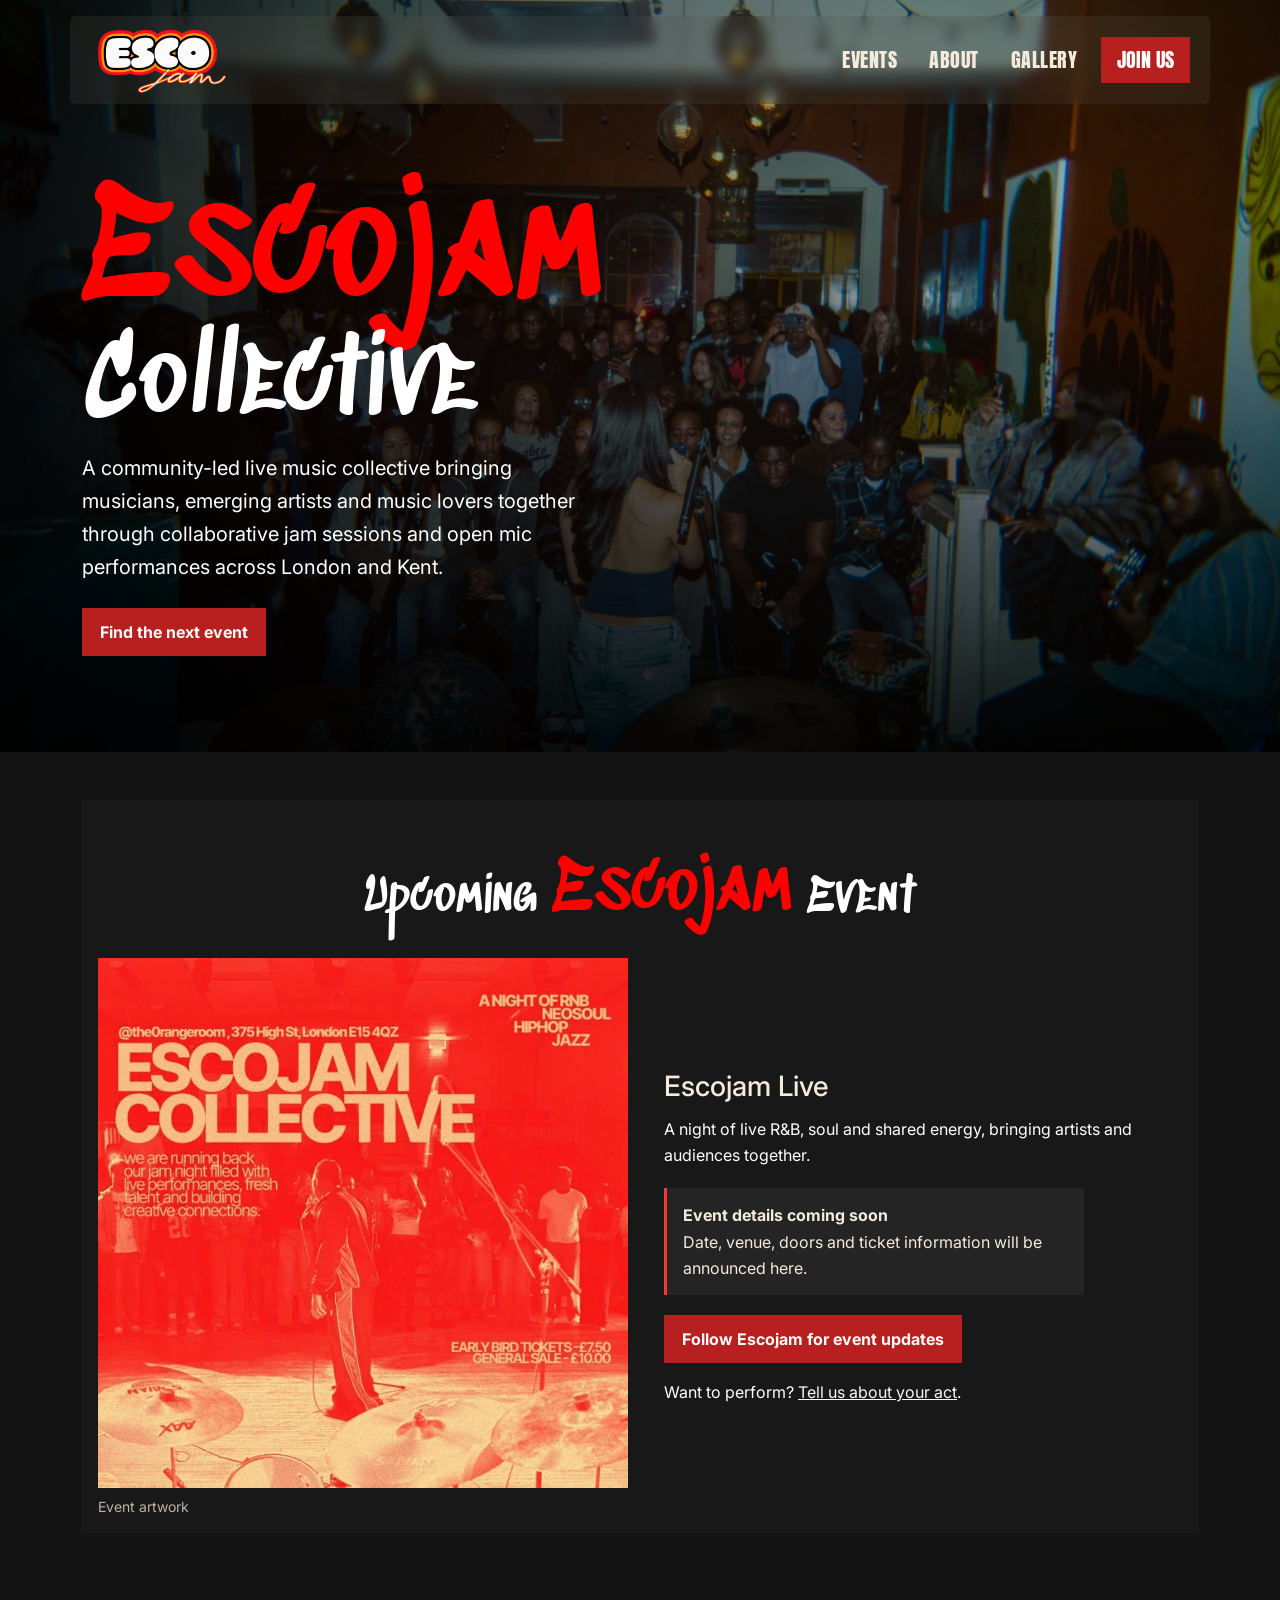
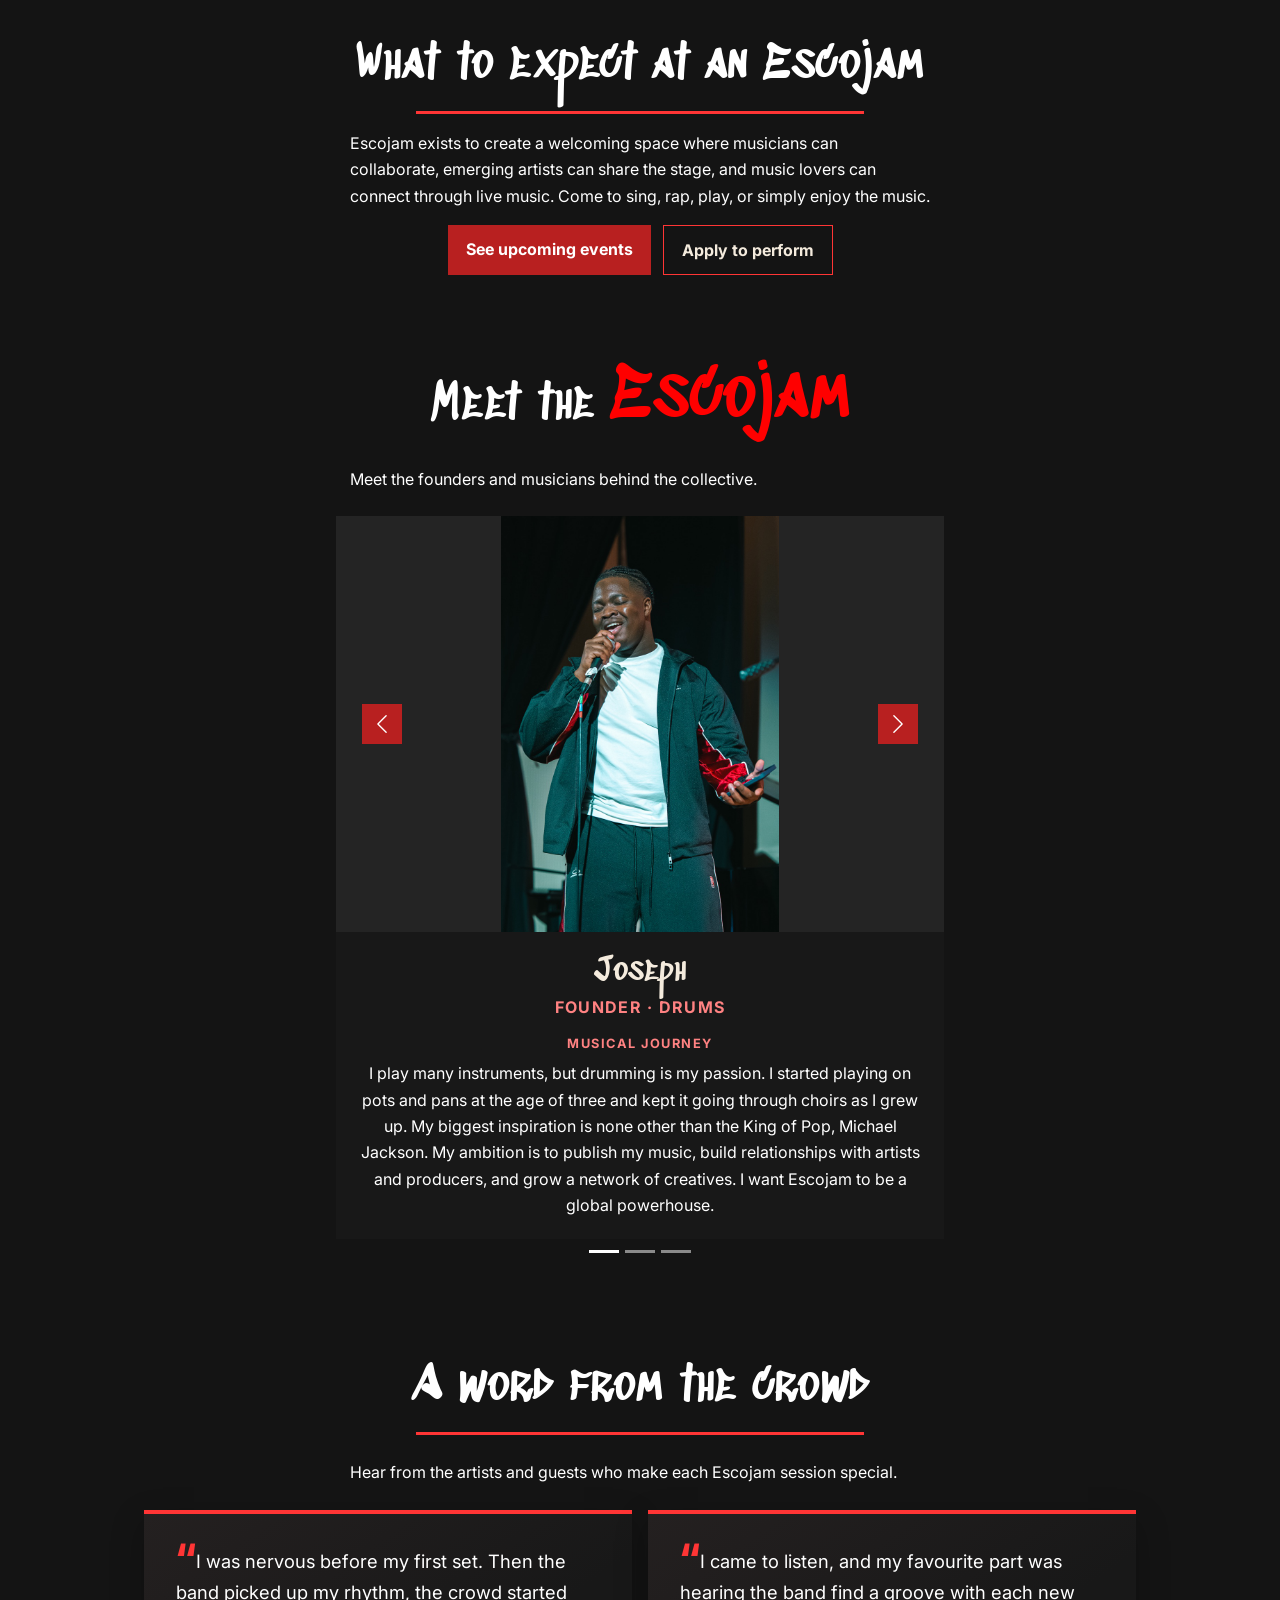
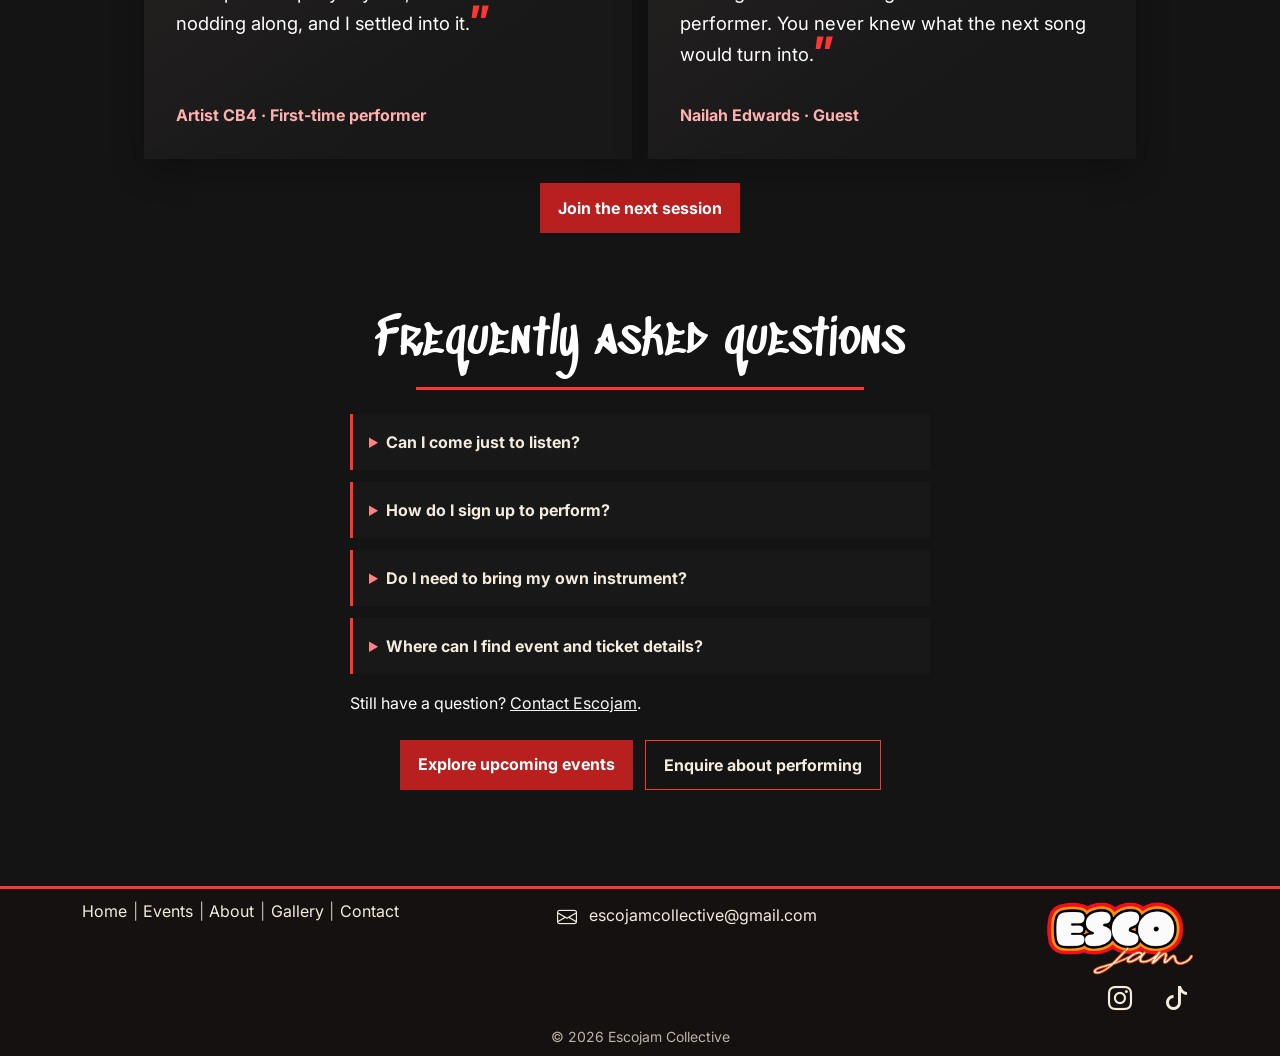
<file: index.html>
<!DOCTYPE html>
<html lang="en">
<head>
    <meta charset="UTF-8">
    <meta name="viewport" content="width=device-width, initial-scale=1.0">

    <title>Escojam Collective | Live Music in London and Kent</title>
    <link rel="icon" type="image/svg+xml" href="assets/images/favicon.svg">

    <!-- Bootstrap provides layout classes and component styling. -->
    <link
        href="https://cdn.jsdelivr.net/npm/bootstrap@5.3.9/dist/css/bootstrap.min.css"
        rel="stylesheet"
    >

    <!-- Bootstrap Icons supplies the email and social media symbols. -->
    <link
        href="https://cdn.jsdelivr.net/npm/bootstrap-icons@1.11.3/font/bootstrap-icons.min.css"
        rel="stylesheet"
    >

    <!-- This stylesheet adds Escojam-specific colours and page layouts. -->
    <link rel="stylesheet" href="assets/css/styles.css">
</head>

<body>

    <header>
        <!-- Bootstrap collapses these links into a menu on smaller screens. -->
        <nav class="navbar navbar-expand-md" data-bs-theme="dark" aria-label="Main navigation">
            <div class="container nav-panel">

                <a class="navbar-brand" href="index.html">
                    <img
                        src="assets/images/escojamlogo.png"
                        alt="Escojam Collective home"
                        class="navbar-logo"
                    >
                </a>

                <button class="navbar-toggler" type="button" data-bs-toggle="collapse"
                        data-bs-target="#main-navigation" aria-controls="main-navigation"
                        aria-expanded="false" aria-label="Toggle navigation">
                    <span class="navbar-toggler-icon" aria-hidden="true"></span>
                </button>

                <div class="collapse navbar-collapse" id="main-navigation">
                    <ul class="navbar-nav ms-auto gap-md-3">
                        <li class="nav-item">
                            <a class="nav-link" href="#events">Events</a>
                        </li>

                        <li class="nav-item">
                            <a class="nav-link" href="#about">About</a>
                        </li>

                        <li class="nav-item">
                            <a class="nav-link" href="gallery.html">Gallery</a>
                        </li>

                        <li class="nav-item">
                            <a class="action-link nav-join" href="contact.html">Join us</a>
                        </li>
                    </ul>
                </div>

            </div>
        </nav>
    </header>

    <main>
        <!-- The hero introduces Escojam and links visitors straight to event details. -->
        <section id="herohome" aria-labelledby="home-title">
            <div class="container hero-content">
                <h1 id="home-title"><span class="red-text">Escojam</span> Collective</h1>
                <p>A community-led live music collective bringing musicians, emerging artists and music lovers together through collaborative jam sessions and open mic performances across London and Kent.</p>
                <a class="action-link" href="#events">Find the next event</a>
            </div>
        </section>

        <!-- Keep the next event near the top so visitors can find updates quickly. -->
        <section id="events" class="py-5" aria-labelledby="events-title">
            <div class="container">
                <div class="jam-panel">

                    <h2 id="events-title" class="section-heading text-center mb-4">
                        Upcoming <span class="red-text">Escojam</span> Event
                    </h2>
                    <div class="row align-items-center g-4">

                        <!-- Event poster -->
                        <figure class="col-md-6 mb-0">
                            <img
                                src="assets/images/nextjamposter.webp"
                                alt="Red Escojam Collective gig poster"
                                class="img-fluid jam-poster"
                                loading="lazy"
                            >
                            <figcaption class="poster-caption">Event artwork</figcaption>
                        </figure>

                        <!-- Event details -->
                        <div class="col-md-6 jam-details">
                            <h3>Escojam Live</h3>

                            <p>A night of live R&B, soul and shared energy, bringing artists and audiences together.</p>
                            <p class="event-status"><strong>Event details coming soon</strong><br>Date, venue, doors and ticket information will be announced here.</p>
                            <a class="action-link" href="https://www.instagram.com/escojamcollective/">Follow Escojam for event updates</a>
                <p class="mt-3 mb-0">Want to perform? <a class="link-light" href="contact.html#perform">Tell us about your act</a>.</p>
                        </div>

                    </div>
                </div>
            </div>
        </section>

        <!-- Explain the collective's purpose and who is welcome at a session. -->
        <section class="container pt-4" aria-labelledby="expect-title">
            <h2 id="expect-title" class="section-heading heading-underline mb-3">What to expect at an Escojam</h2>
            <p class="reading-copy mx-auto">Escojam exists to create a welcoming space where musicians can collaborate, emerging artists can share the stage, and music lovers can connect through live music. Come to sing, rap, play, or simply enjoy the music.</p>
            <div class="mission-actions mx-auto">
                <a class="action-link" href="#events">See upcoming events</a>
                <a class="action-link action-link-secondary" href="contact.html#perform">Apply to perform</a>
            </div>
        </section>

        <!-- Bootstrap carousel: each .carousel-item is one founder profile. -->
        <section id="about" class="container py-5" aria-labelledby="meet-title">
            <h2 id="meet-title" class="section-heading text-center mb-4">
                Meet the <span class="red-text">Escojam</span>
            </h2>
            <p class="reading-copy mx-auto mb-4">Meet the founders and musicians behind the collective.</p>

            <div id="founder-carousel" class="carousel slide founder-carousel mx-auto"
                 role="region" aria-label="Founders">
                <div class="carousel-inner">
                    <article class="carousel-item active founder-card">
                        <img src="assets/images/joesphdrums.jpg" alt="Joseph, Escojam drummer" loading="lazy">
                        <div class="founder-copy">
                            <h3>Joseph</h3>
                            <p class="founder-role">Founder <span aria-hidden="true">·</span> Drums</p>
                            <p class="founder-bio-label">Musical journey</p>
                            <p>I play many instruments, but drumming is my passion. I started playing on pots and pans at the age of three and kept it going through choirs as I grew up. My biggest inspiration is none other than the King of Pop, Michael Jackson. My ambition is to publish my music, build relationships with artists and producers, and grow a network of creatives. I want Escojam to be a global powerhouse.</p>
                        </div>
                    </article>
                    <article class="carousel-item founder-card">
                        <img src="assets/images/joshbass.jpg" alt="Josh, Escojam bassist" loading="lazy">
                        <div class="founder-copy">
                            <h3>Josh</h3>
                            <p class="founder-role">Founder <span aria-hidden="true">·</span> Bass</p>
                            <p class="founder-bio-label">Musical journey</p>
                            <p>I fell in love with bass after watching Sharay Reid and haven’t stopped since. I love music because it connects us, and I look forward to growing this into gigs and festivals.</p>
                        </div>
                    </article>
                    <article class="carousel-item founder-card">
                        <img src="assets/images/tomikeys.jpg" alt="Tomi, Escojam keys player" loading="lazy">
                        <div class="founder-copy">
                            <h3>Tomi</h3>
                            <p class="founder-role">Founder <span aria-hidden="true">·</span> Keys</p>
                            <p class="founder-bio-label">Musical journey</p>
                            <p>I started playing drums in church from the age of 8 and picked up the keys shortly after. My musical inspiration is Stevie Wonder. My vision for Escojam is to meet like-minded music lovers and create a community.</p>
                        </div>
                    </article>
                </div>

                <div class="carousel-indicators">
                    <button type="button" data-bs-target="#founder-carousel" data-bs-slide-to="0"
                            class="active" aria-current="true" aria-label="Joseph"></button>
                    <button type="button" data-bs-target="#founder-carousel" data-bs-slide-to="1"
                            aria-label="Josh"></button>
                    <button type="button" data-bs-target="#founder-carousel" data-bs-slide-to="2"
                            aria-label="Tomi"></button>
                </div>

                <button class="carousel-control-prev" type="button"
                        data-bs-target="#founder-carousel" data-bs-slide="prev">
                    <span class="carousel-control-prev-icon" aria-hidden="true"></span>
                    <span class="visually-hidden">Previous founder</span>
                </button>
                <button class="carousel-control-next" type="button"
                        data-bs-target="#founder-carousel" data-bs-slide="next">
                    <span class="carousel-control-next-icon" aria-hidden="true"></span>
                    <span class="visually-hidden">Next founder</span>
                </button>
            </div>
        </section>
        <!-- Testimonials add first-hand perspectives from performers and guests. -->
        <section class="container pb-5" aria-labelledby="crowd-title">
            <h2 id="crowd-title" class="section-heading heading-underline mb-4">A word from the crowd</h2>
            <p class="reading-copy mx-auto mb-4">Hear from the artists and guests who make each Escojam session special.</p>
            <div class="crowd-quotes mx-auto">
                <figure class="crowd-quote mb-0">
                    <blockquote class="mb-3">
                        <p class="mb-0"><span class="crowd-quote-mark">“</span>I was nervous before my first set. Then the band picked up my rhythm, the crowd started nodding along, and I settled into it.<span class="crowd-quote-mark">”</span></p>
                    </blockquote>
                    <figcaption>Artist CB4 · First-time performer</figcaption>
                </figure>
                <figure class="crowd-quote mb-0">
                    <blockquote class="mb-3">
                        <p class="mb-0"><span class="crowd-quote-mark">“</span>I came to listen, and my favourite part was hearing the band find a groove with each new performer. You never knew what the next song would turn into.<span class="crowd-quote-mark">”</span></p>
                    </blockquote>
                    <figcaption>Nailah Edwards · Guest</figcaption>
                </figure>
            </div>
            <p class="text-center mt-4 mb-0"><a class="action-link" href="contact.html#perform">Join the next session</a></p>
        </section>
        <!-- Native details/summary elements make each FAQ open without custom JavaScript. -->
        <section class="container pb-5" aria-labelledby="faq-title">
            <h2 id="faq-title" class="section-heading heading-underline mb-4">Frequently asked questions</h2>

            <div class="reading-copy mx-auto">
                <details class="faq-item">
                    <summary>Can I come just to listen?</summary>
                    <p>Yes. You’re welcome to enjoy the live music, meet people and spend the evening in the audience.</p>
                </details>
                <details class="faq-item">
                    <summary>How do I sign up to perform?</summary>
                    <p><a class="link-light" href="contact.html">Get in touch</a> and tell us whether you’d like to sing, rap or play. We’ll talk you through how to take part.</p>
                </details>
                <details class="faq-item">
                    <summary>Do I need to bring my own instrument?</summary>
                    <p>Tell us what you play when you get in touch so we can confirm what equipment is available and what you’ll need to bring.</p>
                </details>
                <details class="faq-item">
                    <summary>Where can I find event and ticket details?</summary>
                    <p>Check <a class="link-light" href="#events">Upcoming Escojam events</a> for updates on the date, venue, doors and tickets.</p>
                </details>
                <p class="mt-3 mb-0">Still have a question? <a class="link-light" href="contact.html">Contact Escojam</a>.</p>
                <div class="home-next-steps mt-4">
                    <a class="action-link" href="#events">Explore upcoming events</a>
                    <a class="action-link action-link-secondary" href="contact.html#perform">Enquire about performing</a>
                </div>
            </div>
        </section>
    </main>

    <!-- Footer -->
    <footer id="contact" class="site-footer">
        <div class="container py-2">
            <div class="row gx-4 gy-2">

                <!-- Navigation -->
                <div class="col-12 col-md-5 footer-navigation">
                    <nav aria-label="Footer navigation">
                        <ul class="footer-menu">
                            <li><a href="index.html">Home</a></li>
                            <li><a href="#events">Events</a></li>
                            <li><a href="#about">About</a></li>
                            <li><a href="gallery.html">Gallery</a></li>
                            <li><a href="contact.html">Contact</a></li>
                        </ul>
                    </nav>
                </div>

                <!-- Email -->
                <div class="col-12 col-md-4 footer-email-column">
                    <a
                        href="mailto:escojamcollective@gmail.com"
                        class="footer-email"
                    >
                        <i class="bi bi-envelope" aria-hidden="true"></i>
                        <span>escojamcollective@gmail.com</span>
                    </a>
                </div>

                <!-- Logo and social links -->
                <div class="col-12 col-md-3 footer-branding">
                    <a href="index.html">
                        <img
                            src="assets/images/escojamlogo.png"
                            alt="Escojam Collective home"
                            class="footer-logo"
                        >
                    </a>

                    <div class="footer-socials">
                        <a
                            href="https://www.instagram.com/escojamcollective/"
                            target="_blank"
                            rel="noopener noreferrer"
                            aria-label="Instagram (opens in a new tab)"
                        >
                            <i
                                class="bi bi-instagram"
                                aria-hidden="true"
                            ></i>
                        </a>

                        <a
                            href="https://www.tiktok.com/@escojamcollective"
                            target="_blank"
                            rel="noopener noreferrer"
                            aria-label="TikTok (opens in a new tab)"
                        >
                            <i
                                class="bi bi-tiktok"
                                aria-hidden="true"
                            ></i>
                        </a>
                    </div>
                </div>

            </div>

            <p class="footer-copyright mb-0">
                &copy; 2026 Escojam Collective
            </p>
        </div>
    </footer>

    <script src="https://cdn.jsdelivr.net/npm/bootstrap@5.3.9/dist/js/bootstrap.bundle.min.js"></script>
</body>
</html>
</file>
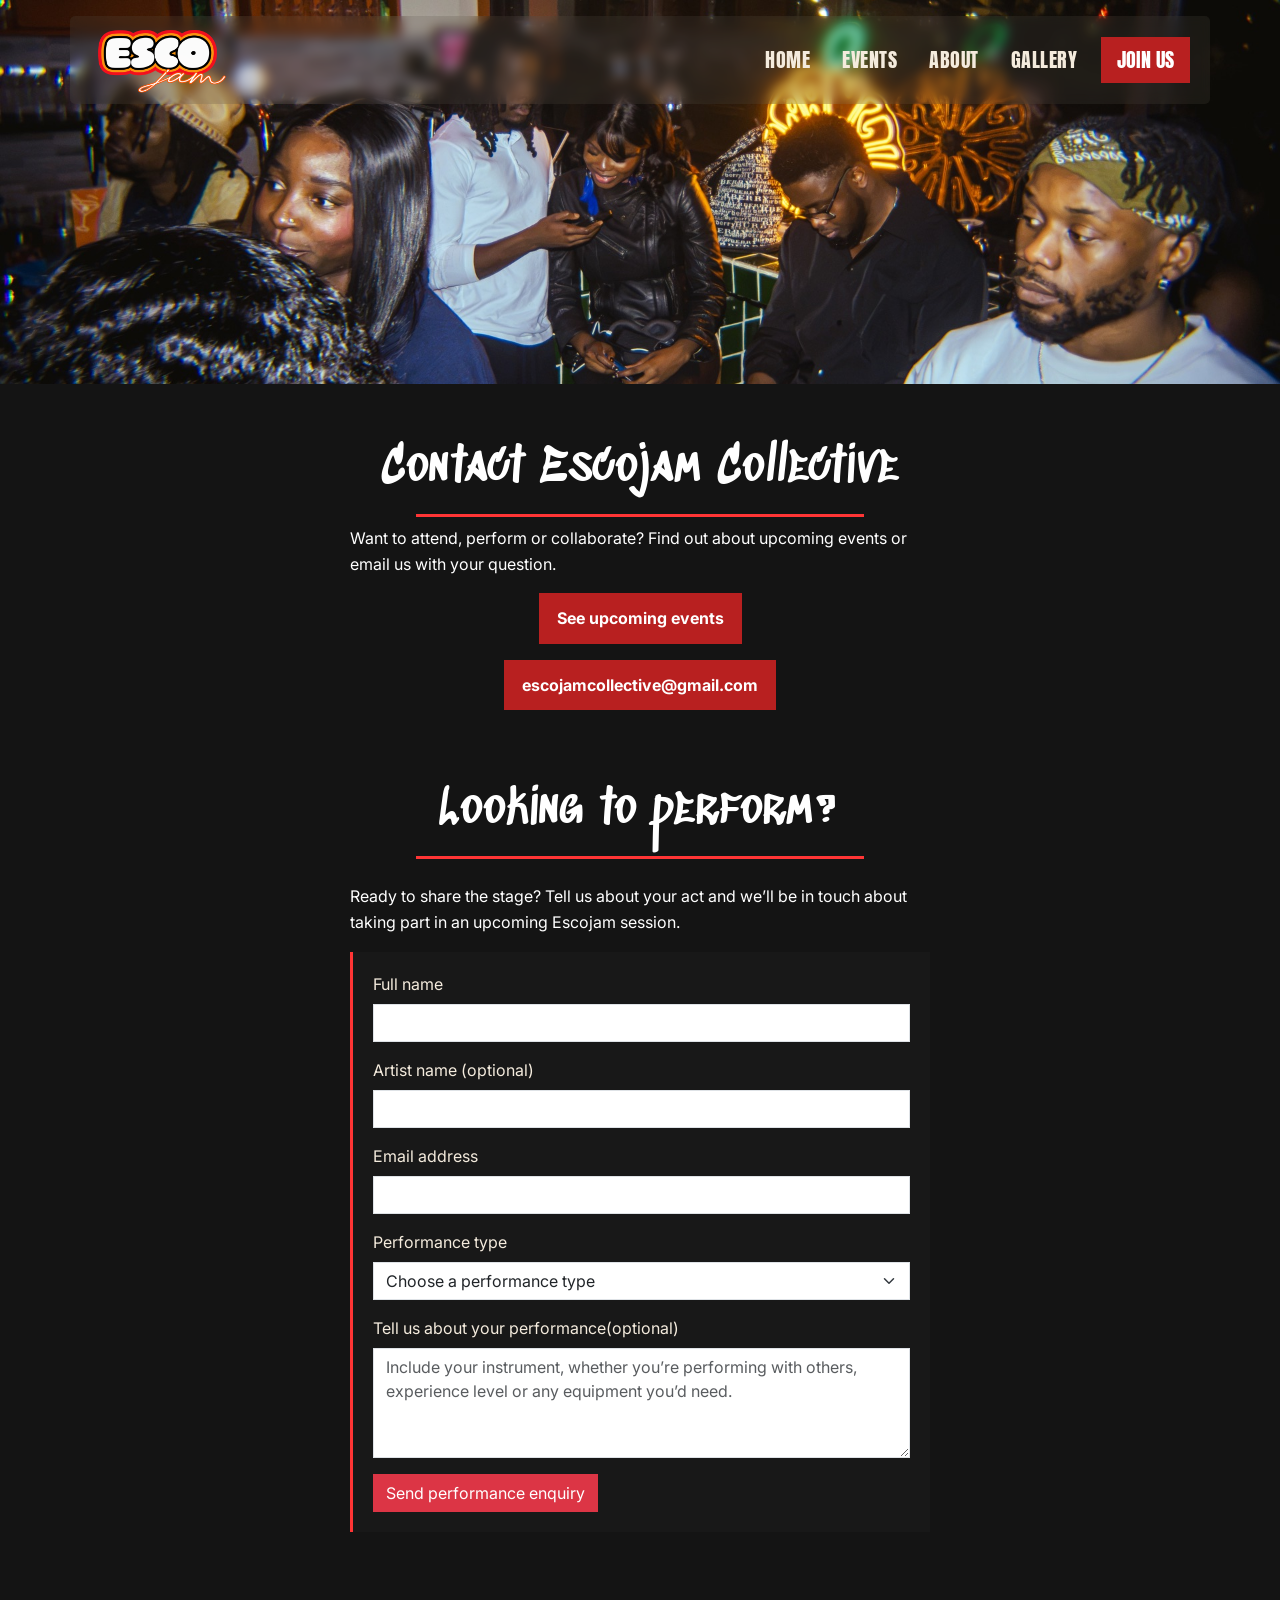
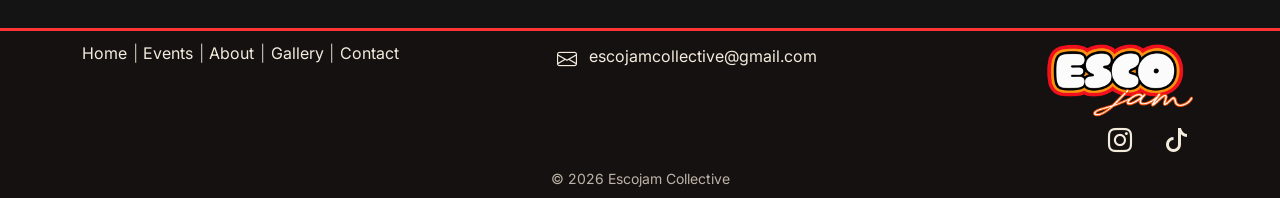
<file: contact.html>
<!DOCTYPE html>
<html lang="en">
<head>
    <meta charset="UTF-8">
    <meta name="viewport" content="width=device-width, initial-scale=1.0">

    <title>Contact and Perform | Escojam Collective</title>
    <link rel="icon" type="image/svg+xml" href="assets/images/favicon.svg">

    <!-- Bootstrap provides layout classes and component styling. -->
    <link
        href="https://cdn.jsdelivr.net/npm/bootstrap@5.3.9/dist/css/bootstrap.min.css"
        rel="stylesheet"
    >

    <!-- Bootstrap Icons supplies the email and social media symbols. -->
    <link
        href="https://cdn.jsdelivr.net/npm/bootstrap-icons@1.11.3/font/bootstrap-icons.min.css"
        rel="stylesheet"
    >

    <!-- This stylesheet adds Escojam-specific colours and page layouts. -->
    <link rel="stylesheet" href="assets/css/styles.css">
</head>

<body>

    <header>
        <!-- Bootstrap collapses these links into a menu on smaller screens. -->
        <nav class="navbar navbar-expand-md" data-bs-theme="dark" aria-label="Main navigation">
            <div class="container nav-panel">

                <a class="navbar-brand" href="index.html">
                    <img
                        src="assets/images/escojamlogo.png"
                        alt="Escojam Collective home"
                        class="navbar-logo"
                    >
                </a>

                <button class="navbar-toggler" type="button" data-bs-toggle="collapse"
                        data-bs-target="#main-navigation" aria-controls="main-navigation"
                        aria-expanded="false" aria-label="Toggle navigation">
                    <span class="navbar-toggler-icon" aria-hidden="true"></span>
                </button>

                <div class="collapse navbar-collapse" id="main-navigation">
                    <ul class="navbar-nav ms-auto gap-md-3">
                        <li class="nav-item">
                            <a class="nav-link" href="index.html">Home</a>
                        </li>
                        <li class="nav-item">
                            <a class="nav-link" href="index.html#events">Events</a>
                        </li>

                        <li class="nav-item">
                            <a class="nav-link" href="index.html#about">About</a>
                        </li>

                        <li class="nav-item">
                            <a class="nav-link" href="gallery.html">Gallery</a>
                        </li>

                        <li class="nav-item">
                            <a class="action-link nav-join" href="contact.html" aria-current="page">Join us</a>
                        </li>
                    </ul>
                </div>

            </div>
        </nav>
    </header>

    <main>
        <!-- Decorative image at the top of the Contact page. -->
        <section id="herocontact" aria-label="Escojam Collective"></section>

        <!-- General contact details for visitors who are not applying to perform. -->
        <section class="container py-4" aria-labelledby="contact-title">
            <h1 id="contact-title" class="heading-underline">Contact Escojam Collective</h1>
            <p class="reading-copy mx-auto">Want to attend, perform or collaborate? Find out about upcoming events or email us with your question.</p>
            <p class="text-center">
                <a class="action-link" href="index.html#events">See upcoming events</a>
            </p>
            <p class="text-center mt-3">
                <a class="action-link contact-email" href="mailto:escojamcollective@gmail.com">
                    escojamcollective@gmail.com
                </a>
            </p>
        </section>
        <!-- Performer application: Web3Forms processes this form and then redirects to thank-you.html. -->
        <section id="perform" class="container pb-5" aria-labelledby="perform-title">
            <h2 id="perform-title" class="section-heading heading-underline mb-4">Looking to perform?</h2>
            <p class="reading-copy mx-auto">Ready to share the stage? Tell us about your act and we’ll be in touch about taking part in an upcoming Escojam session.</p>

            <form class="performer-form reading-copy mx-auto"
                  action="https://api.web3forms.com/submit" method="POST">
                <!-- Hidden settings tell Web3Forms which account receives the enquiry and where to redirect. -->
                <input type="hidden" name="access_key" value="eb729cad-d792-4b70-a806-516ac79d21ff">
                <input type="hidden" name="subject" value="Escojam performance enquiry">
                <input type="hidden" name="redirect" value="https://ionuigbo10.github.io/escojam-collective-project/thank-you.html">
                <div class="mb-3">
                    <label class="form-label" for="performer-name">Full name</label>
                    <input type="text" class="form-control" id="performer-name" name="name"
                           autocomplete="name" maxlength="120" required>
                </div>
                <div class="mb-3">
                    <label class="form-label" for="performer-artist">Artist name (optional)</label>
                    <input type="text" class="form-control" id="performer-artist" name="artistName" maxlength="120">
                </div>
                <div class="mb-3">
                    <label class="form-label" for="performer-email">Email address</label>
                    <input class="form-control" id="performer-email" name="email" type="email"
                           autocomplete="email" maxlength="254" required>
                </div>
                <div class="mb-3">
                    <label class="form-label" for="performance-type">Performance type</label>
                    <select class="form-select" id="performance-type" name="performanceType" required>
                        <option value="" disabled selected>Choose a performance type</option>
                        <option>Singing / Vocalist</option>
                        <option>Rapping / MC</option>
                        <option>Instrumentalist</option>
                        <option>Spoken Word / Poetry</option>
                        <option>DJ / Live Beat Set</option>
                        <option>Duo / Group / Band</option>
                        <option>Other</option>
                    </select>
                </div>
                <div class="mb-3">
                    <label class="form-label" for="performance-details">Tell us about your performance(optional)</label>
                    <textarea class="form-control" id="performance-details" name="message" rows="4"
                              maxlength="500" placeholder="Include your instrument, whether you’re performing with others, experience level or any equipment you’d need."></textarea>
                </div>
                <button type="submit" class="btn btn-danger rounded-0">Send performance enquiry</button>
            </form>
        </section>
    </main>

    <!-- Footer -->
    <footer id="contact" class="site-footer">
        <div class="container py-2">
            <div class="row gx-4 gy-2">

                <!-- Navigation -->
                <div class="col-12 col-md-5 footer-navigation">
                    <nav aria-label="Footer navigation">
                        <ul class="footer-menu">
                            <li><a href="index.html">Home</a></li>
                            <li><a href="index.html#events">Events</a></li>
                            <li><a href="index.html#about">About</a></li>
                            <li><a href="gallery.html">Gallery</a></li>
                            <li><a href="contact.html">Contact</a></li>
                        </ul>
                    </nav>
                </div>

                <!-- Email -->
                <div class="col-12 col-md-4 footer-email-column">
                    <a
                        href="mailto:escojamcollective@gmail.com"
                        class="footer-email"
                    >
                        <i class="bi bi-envelope" aria-hidden="true"></i>
                        <span>escojamcollective@gmail.com</span>
                    </a>
                </div>

                <!-- Logo and social links -->
                <div class="col-12 col-md-3 footer-branding">
                    <a href="index.html">
                        <img
                            src="assets/images/escojamlogo.png"
                            alt="Escojam Collective home"
                            class="footer-logo"
                        >
                    </a>

                    <div class="footer-socials">
                        <a
                            href="https://www.instagram.com/escojamcollective/"
                            target="_blank"
                            rel="noopener noreferrer"
                            aria-label="Instagram (opens in a new tab)"
                        >
                            <i
                                class="bi bi-instagram"
                                aria-hidden="true"
                            ></i>
                        </a>

                        <a
                            href="https://www.tiktok.com/@escojamcollective"
                            target="_blank"
                            rel="noopener noreferrer"
                            aria-label="TikTok (opens in a new tab)"
                        >
                            <i
                                class="bi bi-tiktok"
                                aria-hidden="true"
                            ></i>
                        </a>
                    </div>
                </div>

            </div>

            <p class="footer-copyright mb-0">
                &copy; 2026 Escojam Collective
            </p>
        </div>
    </footer>

    <!-- Bootstrap JavaScript -->
    <script
        src="https://cdn.jsdelivr.net/npm/bootstrap@5.3.9/dist/js/bootstrap.bundle.min.js"
    ></script>

</body>
</html>
</file>
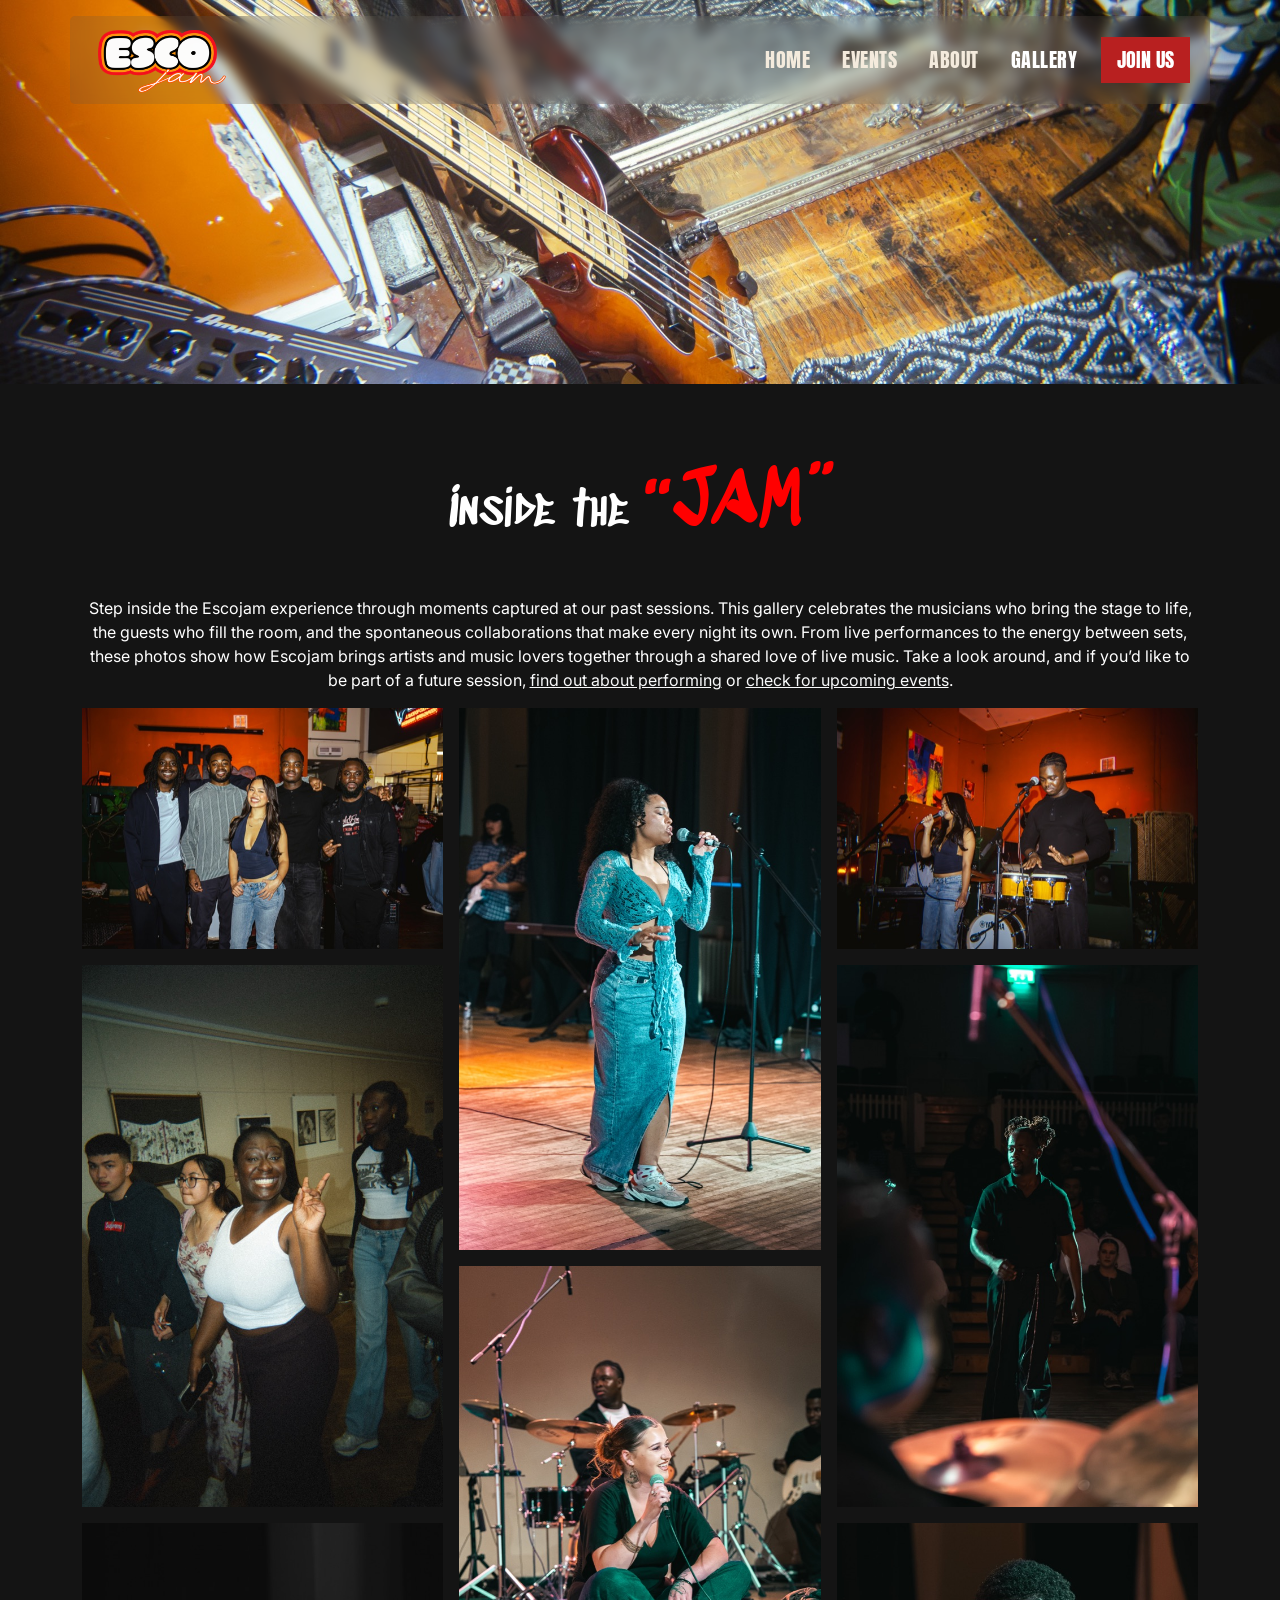
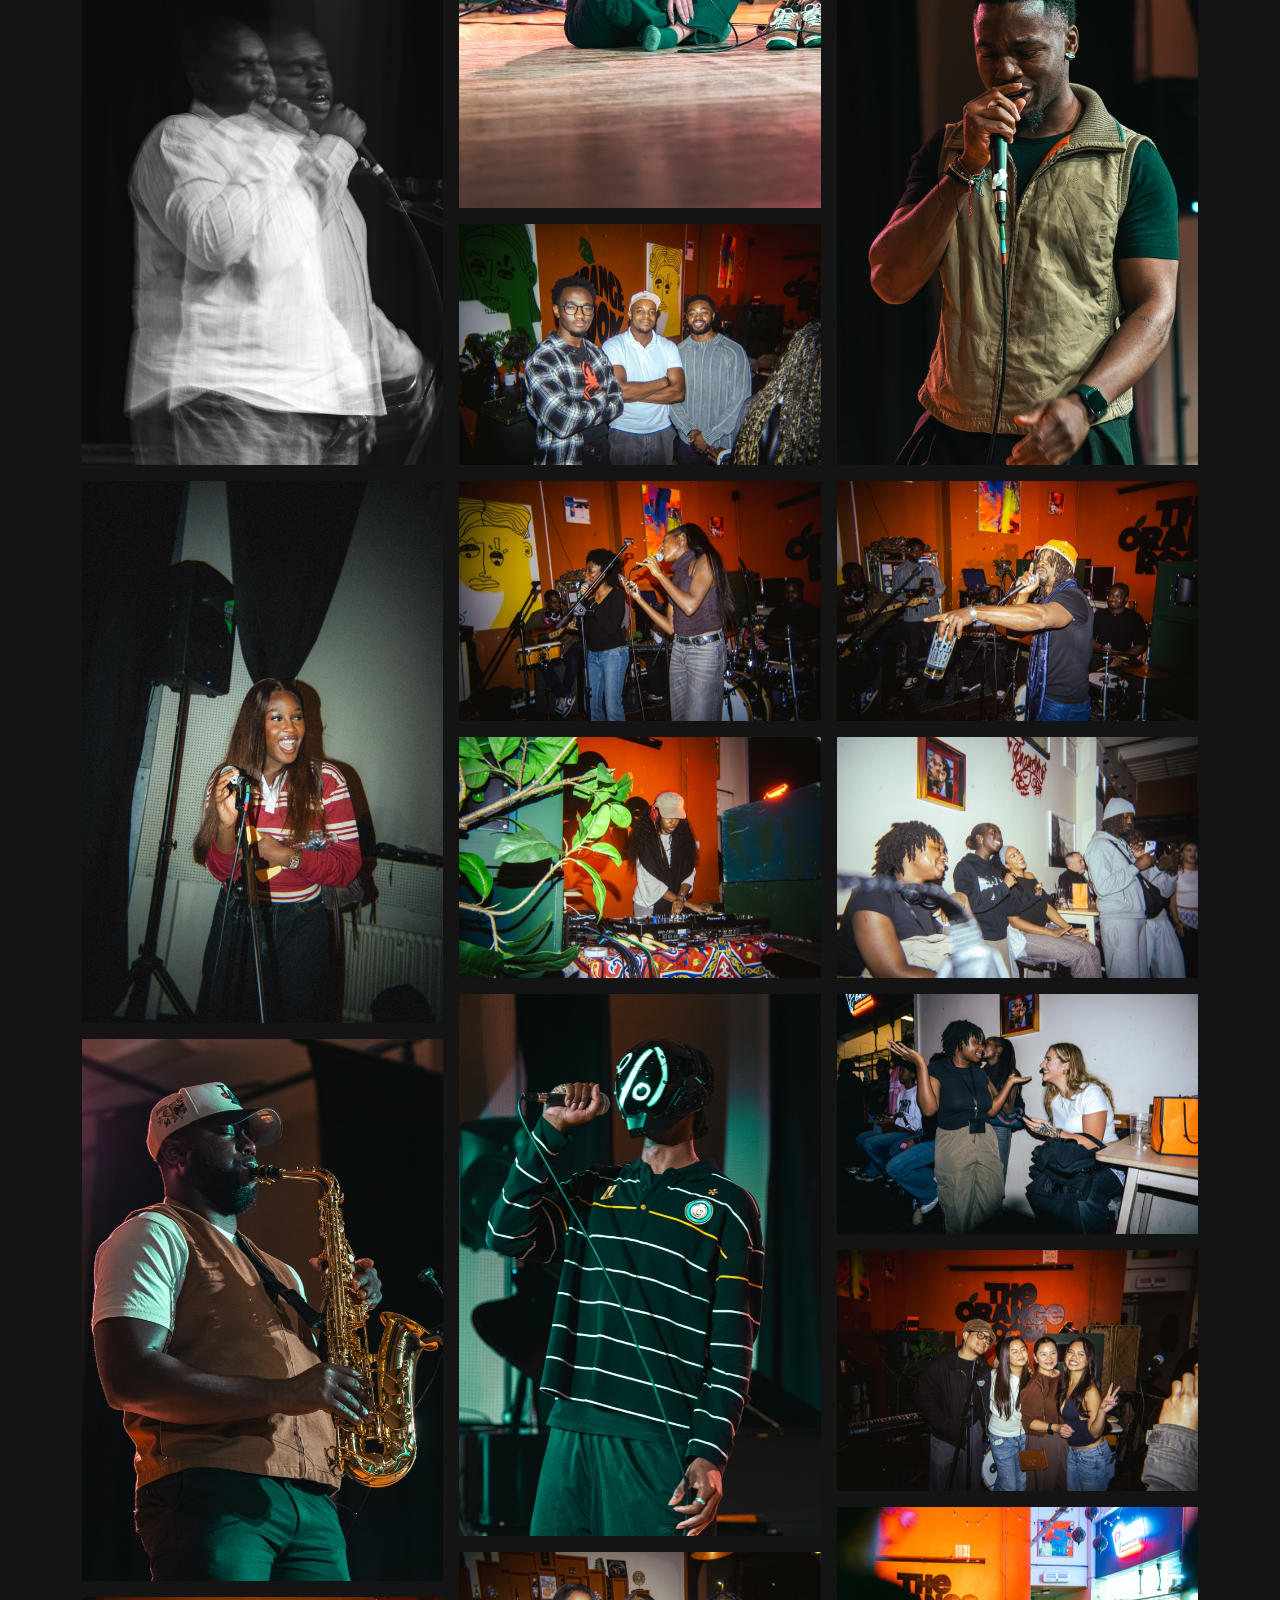
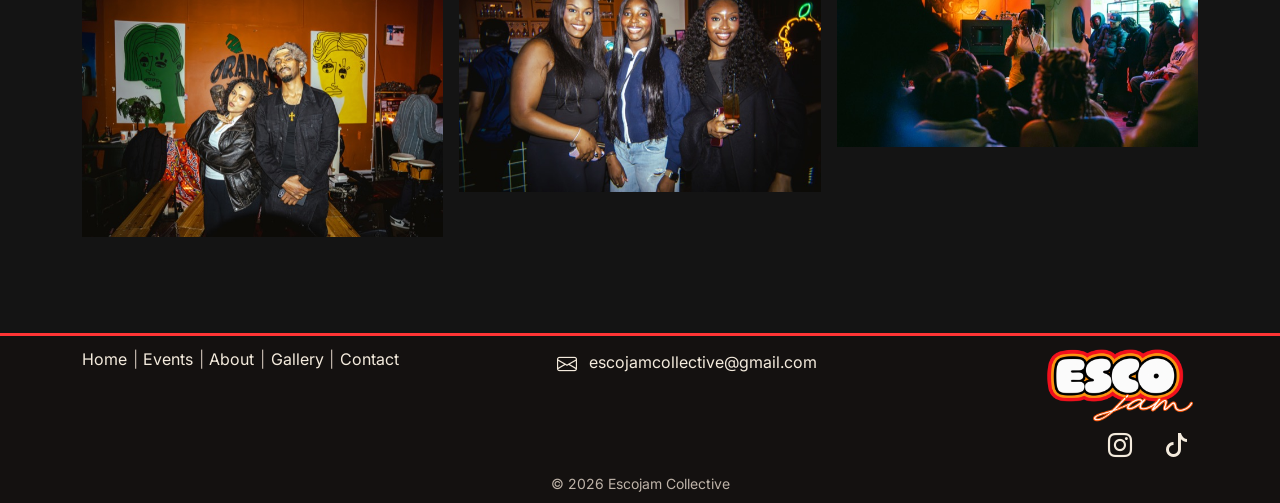
<file: gallery.html>
<!DOCTYPE html>
<html lang="en">
<head>
    <meta charset="UTF-8">
    <meta name="viewport" content="width=device-width, initial-scale=1.0">

    <title>Event Gallery | Escojam Collective</title>
    <link rel="icon" type="image/svg+xml" href="assets/images/favicon.svg">

    <!-- Bootstrap provides layout classes and component styling. -->
    <link
        href="https://cdn.jsdelivr.net/npm/bootstrap@5.3.9/dist/css/bootstrap.min.css"
        rel="stylesheet"
    >

    <!-- Bootstrap Icons supplies the email and social media symbols. -->
    <link
        href="https://cdn.jsdelivr.net/npm/bootstrap-icons@1.11.3/font/bootstrap-icons.min.css"
        rel="stylesheet"
    >

    <!-- This stylesheet adds Escojam-specific colours and page layouts. -->
    <link rel="stylesheet" href="assets/css/styles.css">
</head>

<body>

    <header>
        <nav class="navbar navbar-expand-md" data-bs-theme="dark" aria-label="Main navigation">
            <div class="container nav-panel">

                <a class="navbar-brand" href="index.html">
                    <img
                        src="assets/images/escojamlogo.png"
                        alt="Escojam Collective home"
                        class="navbar-logo"
                    >
                </a>

                <button class="navbar-toggler" type="button" data-bs-toggle="collapse"
                        data-bs-target="#main-navigation" aria-controls="main-navigation"
                        aria-expanded="false" aria-label="Toggle navigation">
                    <span class="navbar-toggler-icon" aria-hidden="true"></span>
                </button>

                <div class="collapse navbar-collapse" id="main-navigation">
                    <ul class="navbar-nav ms-auto gap-md-3">
                        <li class="nav-item">
                            <a class="nav-link" href="index.html">Home</a>
                        </li>
                        <li class="nav-item">
                            <a class="nav-link" href="index.html#events">Events</a>
                        </li>
                        <li class="nav-item">
                            <a class="nav-link" href="index.html#about">About</a>
                        </li>
                        <li class="nav-item">
                            <a
                                class="nav-link active"
                                href="gallery.html"
                                aria-current="page"
                            >Gallery</a>
                        </li>
                        <li class="nav-item">
                            <a class="action-link nav-join" href="contact.html">Join us</a>
                        </li>
                    </ul>
                </div>

            </div>
        </nav>
    </header>

    <!-- Decorative event photo above the gallery content. -->
    <section id="herogallery" aria-label="Escojam gallery"></section>

    <main class="gallery-page">
        <section class="container pt-3 pb-5">

            <h1 class="text-center mb-5">
                Inside the <span id="red-text">“JAM”</span>
            </h1>

            <p>Step inside the Escojam experience through moments captured at our past sessions. This gallery celebrates the musicians who bring the stage to life, the guests who fill the room, and the spontaneous collaborations that make every night its own. From live performances to the energy between sets, these photos show how Escojam brings artists and music lovers together through a shared love of live music. Take a look around, and if you’d like to be part of a future session, <a class="link-light" href="contact.html#perform">find out about performing</a> or <a class="link-light" href="index.html#events">check for upcoming events</a>.</p>

            <!-- Each image sits in its own column; CSS sets three, two, or one columns by screen width. -->
            <div class="gallery-grid">

                <div class="col">
                    <img src="assets/images/thumbs/escojam2.jpg"
                         alt="An Escojam Collective night"
                         class="gallery-photo">
                </div>

                <div class="col">
                    <img src="assets/images/thumbs/host.jpg"
                         alt="Escojam host"
                         class="gallery-photo" loading="lazy">
                </div>

                <div class="col">
                    <img src="assets/images/thumbs/performer1.jpg"
                         alt="Escojam performer"
                         class="gallery-photo" loading="lazy">
                </div>

                <div class="col">
                    <img src="assets/images/thumbs/performer2.jpg"
                         alt="Escojam performer"
                         class="gallery-photo" loading="lazy">
                </div>

                <div class="col">
                    <img src="assets/images/thumbs/saxophone.jpg"
                         alt="Saxophonist at Escojam"
                         class="gallery-photo" loading="lazy">
                </div>

                <div class="col">
                    <img src="assets/images/thumbs/guests1.jpg"
                         alt="Guests at Escojam"
                         class="gallery-photo" loading="lazy">
                </div>

                <div class="col">
                    <img src="assets/images/thumbs/performer4.jpg"
                         alt="Escojam performer"
                         class="gallery-photo" loading="lazy">
                </div>

                <div class="col">
                    <img src="assets/images/thumbs/performer5.jpg"
                         alt="Escojam performer"
                         class="gallery-photo" loading="lazy">
                </div>

                <div class="col">
                    <img src="assets/images/thumbs/boygroup.jpg"
                         alt="A group at Escojam"
                         class="gallery-photo" loading="lazy">
                </div>

                <div class="col">
                    <img src="assets/images/thumbs/duet2.jpg"
                         alt="A duet at Escojam"
                         class="gallery-photo" loading="lazy">
                </div>

                <div class="col">
                    <img src="assets/images/thumbs/dj.jpg"
                         alt="DJ at Escojam"
                         class="gallery-photo" loading="lazy">
                </div>

                <div class="col">
                    <img src="assets/images/thumbs/performer6.jpg"
                         alt="Escojam performer"
                         class="gallery-photo" loading="lazy">
                </div>

                <div class="col">
                    <img src="assets/images/thumbs/groupgirls.jpg"
                         alt="A group at Escojam"
                         class="gallery-photo" loading="lazy">
                </div>

                <div class="col">
                    <img src="assets/images/thumbs/host2.jpg"
                         alt="Escojam host"
                         class="gallery-photo" loading="lazy">
                </div>

                <div class="col">
                    <img src="assets/images/thumbs/performer8.jpg"
                         alt="Escojam performer"
                         class="gallery-photo" loading="lazy">
                </div>

                <div class="col">
                    <img src="assets/images/thumbs/cb4.jpg"
                         alt="A moment from Escojam"
                         class="gallery-photo" loading="lazy">
                </div>

                <div class="col">
                    <img src="assets/images/thumbs/performer9.jpg"
                         alt="Escojam performer"
                         class="gallery-photo" loading="lazy">
                </div>

                <!-- Seven new photos -->

                <div class="col">
                    <img src="assets/images/thumbs/crowd3.jpg"
                         alt="Audience members enjoying an Escojam session"
                         class="gallery-photo" loading="lazy">
                </div>

                <div class="col">
                    <img src="assets/images/thumbs/guests4.jpg"
                         alt="Guests chatting and smiling at Escojam"
                         class="gallery-photo" loading="lazy">
                </div>

                <div class="col">
                    <img src="assets/images/thumbs/guests5.jpg"
                         alt="Four guests posing together beside the stage"
                         class="gallery-photo" loading="lazy">
                </div>

                <div class="col">
                    <img src="assets/images/thumbs/performer10.jpg"
                         alt="Singer performing surrounded by the audience"
                         class="gallery-photo" loading="lazy">
                </div>

            </div>
        </section>
    </main>

    <!-- Footer -->
    <footer id="contact" class="site-footer">
        <div class="container py-2">
            <div class="row gx-4 gy-2">

                <div class="col-12 col-md-5 footer-navigation">
                    <nav aria-label="Footer navigation">
                        <ul class="footer-menu">
                            <li><a href="index.html">Home</a></li>
                            <li><a href="index.html#events">Events</a></li>
                            <li><a href="index.html#about">About</a></li>
                            <li><a href="gallery.html">Gallery</a></li>
                            <li><a href="contact.html">Contact</a></li>
                        </ul>
                    </nav>
                </div>

                <div class="col-12 col-md-4 footer-email-column">
                    <a
                        href="mailto:escojamcollective@gmail.com"
                        class="footer-email"
                    >
                        <i class="bi bi-envelope" aria-hidden="true"></i>
                        <span>escojamcollective@gmail.com</span>
                    </a>
                </div>

                <div class="col-12 col-md-3 footer-branding">
                    <a href="index.html">
                        <img
                            src="assets/images/escojamlogo.png"
                            alt="Escojam Collective home"
                            class="footer-logo"
                        >
                    </a>

                    <div class="footer-socials">
                        <a
                            href="https://www.instagram.com/escojamcollective/"
                            target="_blank"
                            rel="noopener noreferrer"
                            aria-label="Instagram (opens in a new tab)"
                        >
                            <i class="bi bi-instagram" aria-hidden="true"></i>
                        </a>

                        <a
                            href="https://www.tiktok.com/@escojamcollective"
                            target="_blank"
                            rel="noopener noreferrer"
                            aria-label="TikTok (opens in a new tab)"
                        >
                            <i class="bi bi-tiktok" aria-hidden="true"></i>
                        </a>
                    </div>
                </div>

            </div>

            <p class="footer-copyright mb-0">
                &copy; 2026 Escojam Collective
            </p>
        </div>
    </footer>

    <!-- Bootstrap powers the mobile navigation. -->
    <script src="https://cdn.jsdelivr.net/npm/bootstrap@5.3.9/dist/js/bootstrap.bundle.min.js"></script>

</body>
</html>
</file>
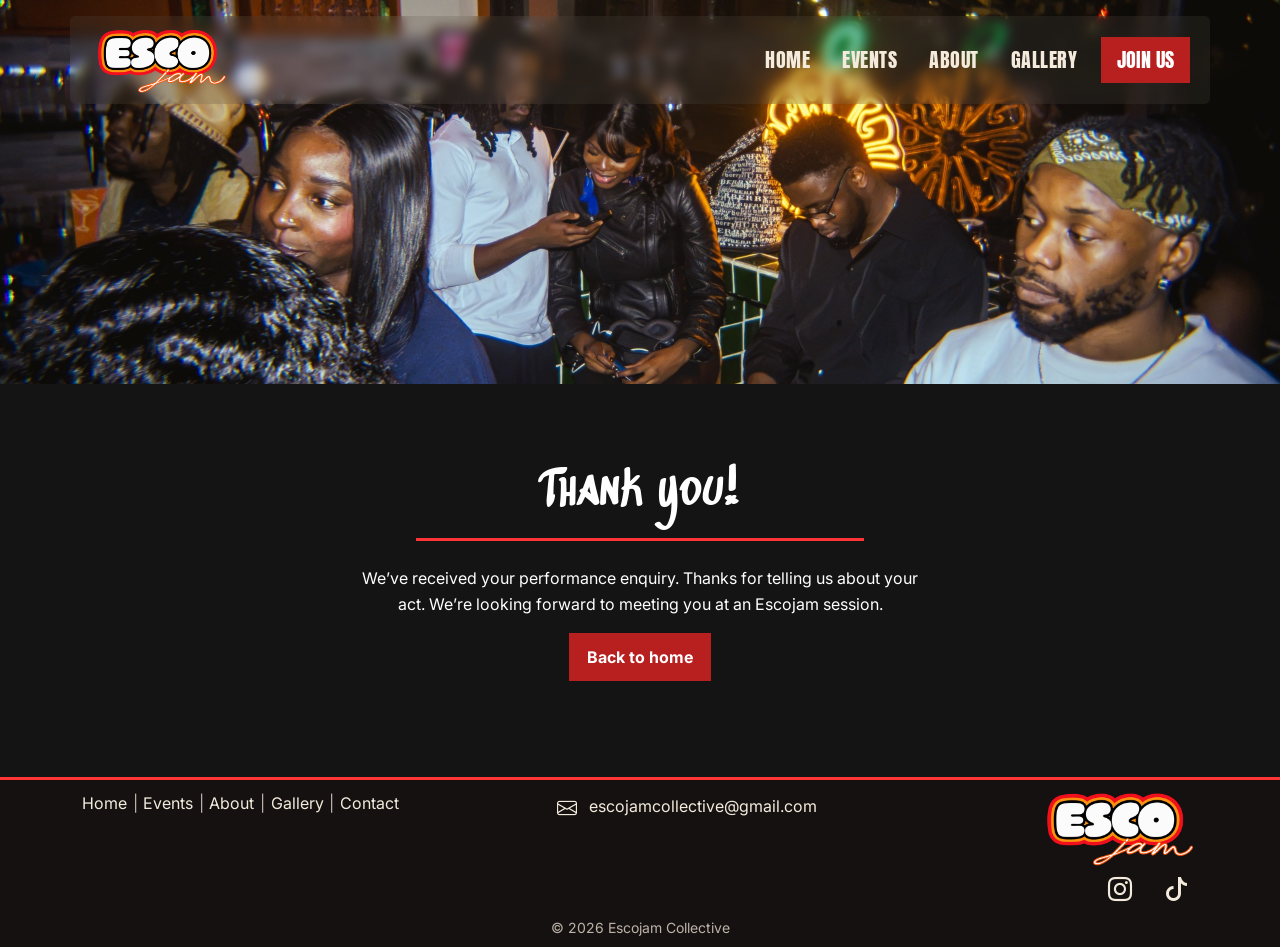
<file: thank-you.html>
<!DOCTYPE html>
<html lang="en">
<head>
    <meta charset="UTF-8">
    <meta name="viewport" content="width=device-width, initial-scale=1.0">

    <title>Thank you | Escojam Collective</title>

    <link rel="icon" type="image/svg+xml" href="assets/images/favicon.svg">

    <!-- Bootstrap provides layout classes and component styling. -->
    <link
        href="https://cdn.jsdelivr.net/npm/bootstrap@5.3.9/dist/css/bootstrap.min.css"
        rel="stylesheet"
    >

    <!-- Bootstrap Icons supplies the email and social media symbols. -->
    <link
        href="https://cdn.jsdelivr.net/npm/bootstrap-icons@1.11.3/font/bootstrap-icons.min.css"
        rel="stylesheet"
    >

    <!-- This stylesheet adds Escojam-specific colours and page layouts. -->
    <link rel="stylesheet" href="assets/css/styles.css">
</head>

<body>

    <header>
        <!-- Bootstrap collapses these links into a menu on smaller screens. -->
        <nav class="navbar navbar-expand-md" data-bs-theme="dark" aria-label="Main navigation">
            <div class="container nav-panel">

                <a class="navbar-brand" href="index.html">
                    <img
                        src="assets/images/escojamlogo.png"
                        alt="Escojam Collective home"
                        class="navbar-logo"
                    >
                </a>

                <button class="navbar-toggler" type="button" data-bs-toggle="collapse"
                        data-bs-target="#main-navigation" aria-controls="main-navigation"
                        aria-expanded="false" aria-label="Toggle navigation">
                    <span class="navbar-toggler-icon" aria-hidden="true"></span>
                </button>

                <div class="collapse navbar-collapse" id="main-navigation">
                    <ul class="navbar-nav ms-auto gap-md-3">
                        <li class="nav-item">
                            <a class="nav-link" href="index.html">Home</a>
                        </li>
                        <li class="nav-item">
                            <a class="nav-link" href="index.html#events">Events</a>
                        </li>

                        <li class="nav-item">
                            <a class="nav-link" href="index.html#about">About</a>
                        </li>

                        <li class="nav-item">
                            <a class="nav-link" href="gallery.html">Gallery</a>
                        </li>

                        <li class="nav-item">
                            <a class="action-link nav-join" href="contact.html">Join us</a>
                        </li>
                    </ul>
                </div>

            </div>
        </nav>
    </header>

    <main>
        <!-- Reuses the Contact page photo for a consistent look across the form flow. -->
        <div id="herocontact" aria-hidden="true"></div>

        <!-- Web3Forms sends visitors here after a successful performer enquiry. -->
        <section class="container py-5 text-center" aria-labelledby="thank-you-title">
            <h1 id="thank-you-title" class="heading-underline mb-4">Thank you!</h1>
            <p class="reading-copy mx-auto">We’ve received your performance enquiry. Thanks for telling us about your act. We’re looking forward to meeting you at an Escojam session.</p>
            <a class="action-link" href="index.html">Back to home</a>
        </section>
    </main>

    <!-- Footer -->
    <footer id="contact" class="site-footer">
        <div class="container py-2">
            <div class="row gx-4 gy-2">

                <!-- Navigation -->
                <div class="col-12 col-md-5 footer-navigation">
                    <nav aria-label="Footer navigation">
                        <ul class="footer-menu">
                            <li><a href="index.html">Home</a></li>
                            <li><a href="index.html#events">Events</a></li>
                            <li><a href="index.html#about">About</a></li>
                            <li><a href="gallery.html">Gallery</a></li>
                            <li><a href="contact.html">Contact</a></li>
                        </ul>
                    </nav>
                </div>

                <!-- Email -->
                <div class="col-12 col-md-4 footer-email-column">
                    <a
                        href="mailto:escojamcollective@gmail.com"
                        class="footer-email"
                    >
                        <i class="bi bi-envelope" aria-hidden="true"></i>
                        <span>escojamcollective@gmail.com</span>
                    </a>
                </div>

                <!-- Logo and social links -->
                <div class="col-12 col-md-3 footer-branding">
                    <a href="index.html">
                        <img
                            src="assets/images/escojamlogo.png"
                            alt="Escojam Collective home"
                            class="footer-logo"
                        >
                    </a>

                    <div class="footer-socials">
                        <a
                            href="https://www.instagram.com/escojamcollective/"
                            target="_blank"
                            rel="noopener noreferrer"
                            aria-label="Instagram (opens in a new tab)"
                        >
                            <i
                                class="bi bi-instagram"
                                aria-hidden="true"
                            ></i>
                        </a>

                        <a
                            href="https://www.tiktok.com/@escojamcollective"
                            target="_blank"
                            rel="noopener noreferrer"
                            aria-label="TikTok (opens in a new tab)"
                        >
                            <i
                                class="bi bi-tiktok"
                                aria-hidden="true"
                            ></i>
                        </a>
                    </div>
                </div>

            </div>

            <p class="footer-copyright mb-0">
                &copy; 2026 Escojam Collective
            </p>
        </div>
    </footer>

    <!-- Bootstrap JavaScript -->
    <script
        src="https://cdn.jsdelivr.net/npm/bootstrap@5.3.9/dist/js/bootstrap.bundle.min.js"
    ></script>

</body>
</html>
</file>
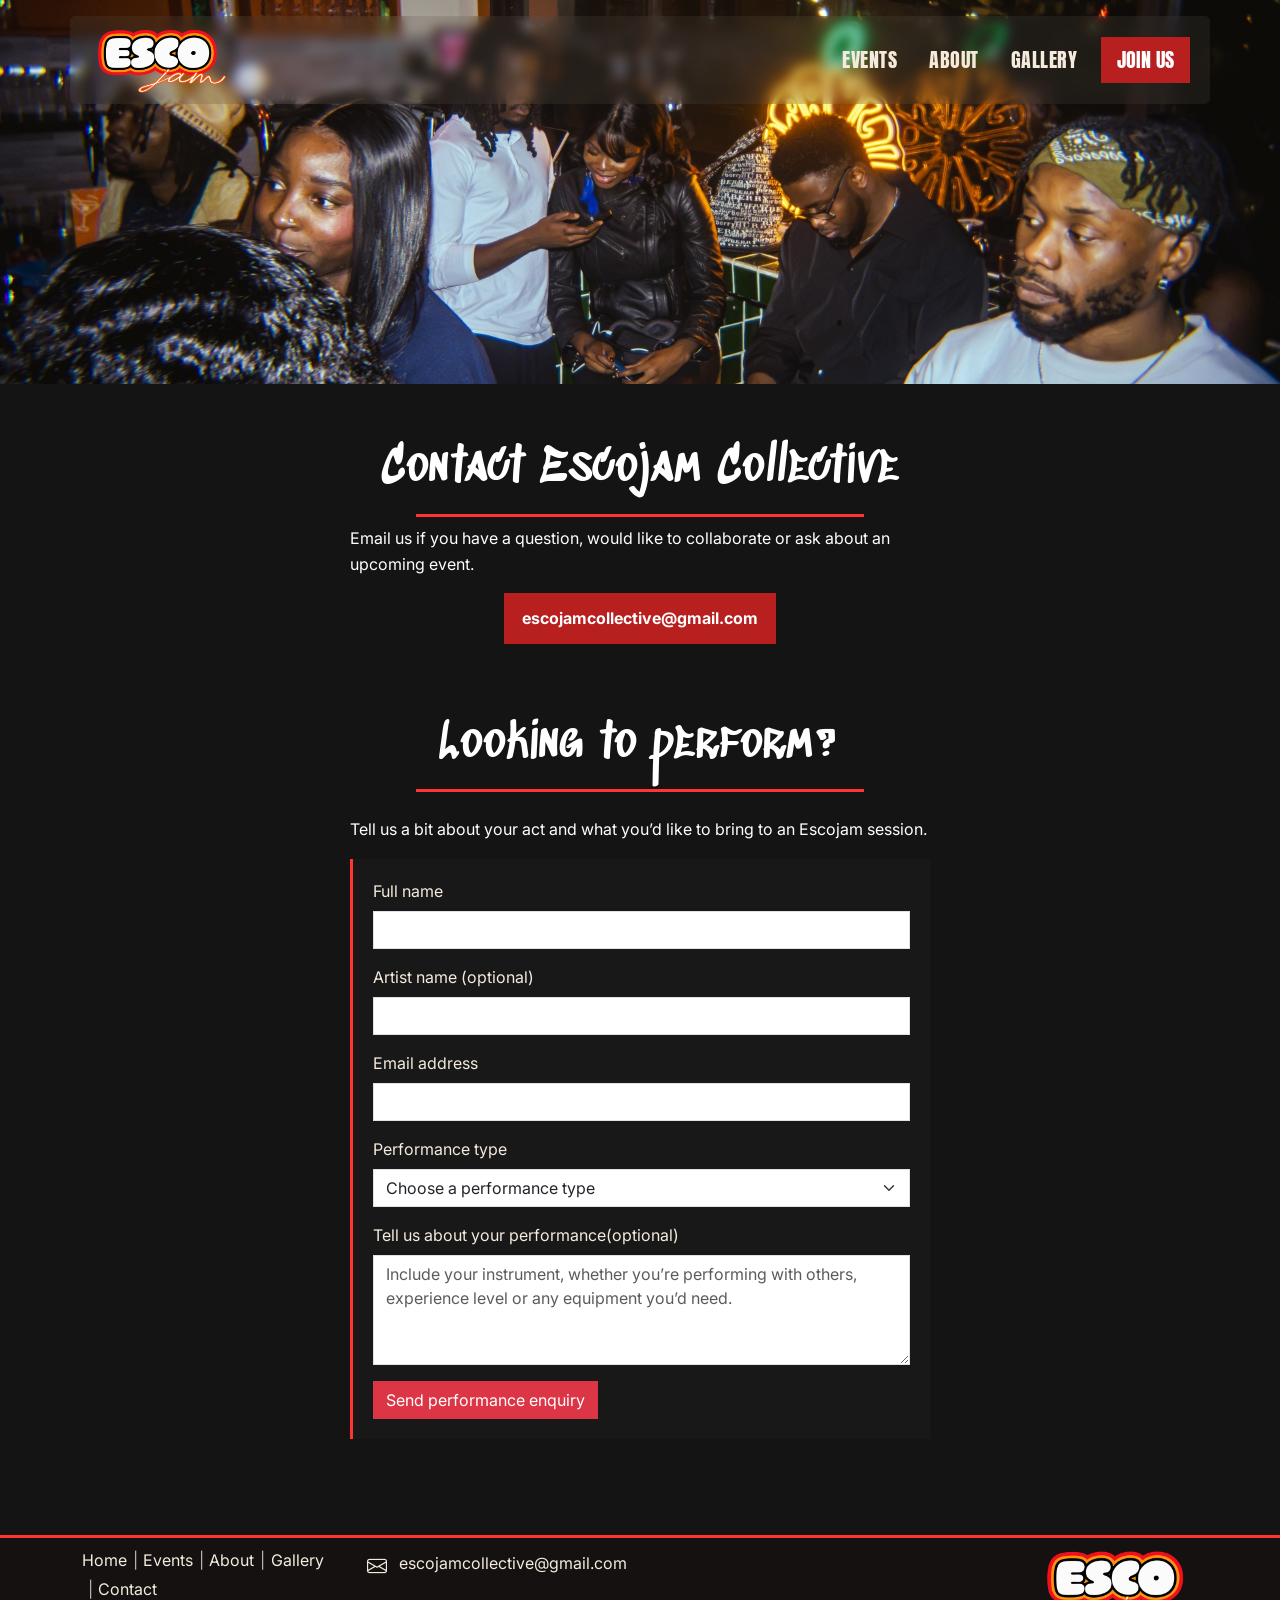
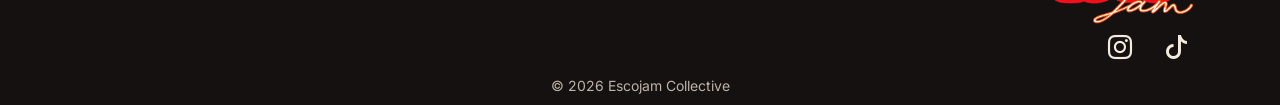
<file: thankyou.html>
<!DOCTYPE html>
<html lang="en">
<head>
    <meta charset="UTF-8">
    <meta name="viewport" content="width=device-width, initial-scale=1.0">

    <title>Contact | Escojam Collective</title>

    <link rel="icon" type="image/svg+xml" href="assets/images/favicon.svg">

    <!-- Bootstrap CSS -->
    <link
        href="https://cdn.jsdelivr.net/npm/bootstrap@5.3.9/dist/css/bootstrap.min.css"
        rel="stylesheet"
    >

    <!-- Bootstrap Icons -->
    <link
        href="https://cdn.jsdelivr.net/npm/bootstrap-icons@1.11.3/font/bootstrap-icons.min.css"
        rel="stylesheet"
    >

    <!-- Your CSS -->
    <link rel="stylesheet" href="assets/css/styles.css">
</head>

<body>

    <header>
        <!-- Navigation -->
        <nav class="navbar navbar-expand-md" data-bs-theme="dark" aria-label="Main navigation">
            <div class="container nav-panel">

                <a class="navbar-brand" href="index.html">
                    <img
                        src="assets/images/escojamlogo.png"
                        alt="Escojam Collective home"
                        class="navbar-logo"
                    >
                </a>

                <button class="navbar-toggler" type="button" data-bs-toggle="collapse"
                        data-bs-target="#main-navigation" aria-controls="main-navigation"
                        aria-expanded="false" aria-label="Toggle navigation">
                    <span class="navbar-toggler-icon" aria-hidden="true"></span>
                </button>

                <div class="collapse navbar-collapse" id="main-navigation">
                    <ul class="navbar-nav ms-auto gap-md-3">
                        <li class="nav-item">
                            <a class="nav-link" href="index.html#events">Events</a>
                        </li>

                        <li class="nav-item">
                            <a class="nav-link" href="index.html#about">About</a>
                        </li>

                        <li class="nav-item">
                            <a class="nav-link" href="gallery.html">Gallery</a>
                        </li>

                        <li class="nav-item">
                            <a class="action-link nav-join" href="contact.html" aria-current="page">Join us</a>
                        </li>
                    </ul>
                </div>

            </div>
        </nav>
    </header>

    <main>
        <!-- Hero image -->
        <section id="herocontact" aria-label="Escojam Collective"></section>

        <section class="container py-4" aria-labelledby="contact-title">
            <h1 id="contact-title" class="heading-underline">Contact Escojam Collective</h1>
            <p class="reading-copy mx-auto">Email us if you have a question, would like to collaborate or ask about an upcoming event.</p>
            <p class="text-center">
                <a class="action-link contact-email" href="mailto:escojamcollective@gmail.com">
                    escojamcollective@gmail.com
                </a>
            </p>
        </section>
        <section id="perform" class="container pb-5" aria-labelledby="perform-title">
            <h2 id="perform-title" class="section-heading heading-underline mb-4">Looking to perform?</h2>
            <p class="reading-copy mx-auto">Tell us a bit about your act and what you’d like to bring to an Escojam session.</p>

            <form class="performer-form reading-copy mx-auto"
                  action="https://api.web3forms.com/submit" method="POST">
                <input type="hidden" name="access_key" value="eb729cad-d792-4b70-a806-516ac79d21ff">
                <input type="hidden" name="subject" value="Escojam performance enquiry">
                <div class="mb-3">
                    <label class="form-label" for="performer-name">Full name</label>
                    <input type="text" class="form-control" id="performer-name" name="name"
                           autocomplete="name" maxlength="120" required>
                </div>
                <div class="mb-3">
                    <label class="form-label" for="performer-artist">Artist name (optional)</label>
                    <input type="text" class="form-control" id="performer-artist" name="artistName" maxlength="120">
                </div>
                <div class="mb-3">
                    <label class="form-label" for="performer-email">Email address</label>
                    <input class="form-control" id="performer-email" name="email" type="email"
                           autocomplete="email" maxlength="254" required>
                </div>
                <div class="mb-3">
                    <label class="form-label" for="performance-type">Performance type</label>
                    <select class="form-select" id="performance-type" name="performanceType" required>
                        <option value="" disabled selected>Choose a performance type</option>
                        <option>Singing / Vocalist</option>
                        <option>Rapping / MC</option>
                        <option>Instrumentalist</option>
                        <option>Spoken Word / Poetry</option>
                        <option>DJ / Live Beat Set</option>
                        <option>Duo / Group / Band</option>
                        <option>Other</option>
                    </select>
                </div>
                <div class="mb-3">
                    <label class="form-label" for="performance-details">Tell us about your performance(optional)</label>
                    <textarea class="form-control" id="performance-details" name="message" rows="4"
                              maxlength="500" placeholder="Include your instrument, whether you’re performing with others, experience level or any equipment you’d need."></textarea>
                </div>
                <button type="submit" class="btn btn-danger rounded-0">Send performance enquiry</button>
            </form>
        </section>
    </main>

    <!-- Footer -->
    <footer id="contact" class="site-footer">
        <div class="container py-5 py-lg-2">
            <div class="row g-4">

                <!-- Navigation -->
                <div class="col-12 col-md-3">
                    <nav aria-label="Footer navigation">
                        <ul class="footer-menu">
                            <li><a href="index.html">Home</a></li>
                            <li><a href="index.html#events">Events</a></li>
                            <li><a href="index.html#about">About</a></li>
                            <li><a href="gallery.html">Gallery</a></li>
                            <li><a href="contact.html">Contact</a></li>
                        </ul>
                    </nav>
                </div>

                <!-- Email -->
                <div class="col-12 col-md-5">
                    <a
                        href="mailto:escojamcollective@gmail.com"
                        class="footer-email"
                    >
                        <i class="bi bi-envelope" aria-hidden="true"></i>
                        <span>escojamcollective@gmail.com</span>
                    </a>
                </div>

                <!-- Logo and social links -->
                <div class="col-12 col-md-4 footer-branding">
                    <a href="index.html">
                        <img
                            src="assets/images/escojamlogo.png"
                            alt="Escojam Collective home"
                            class="footer-logo"
                        >
                    </a>

                    <div class="footer-socials">
                        <a
                            href="https://www.instagram.com/escojamcollective/"
                            target="_blank"
                            rel="noopener noreferrer"
                            aria-label="Instagram (opens in a new tab)"
                        >
                            <i
                                class="bi bi-instagram"
                                aria-hidden="true"
                            ></i>
                        </a>

                        <a
                            href="https://www.tiktok.com/@escojamcollective"
                            target="_blank"
                            rel="noopener noreferrer"
                            aria-label="TikTok (opens in a new tab)"
                        >
                            <i
                                class="bi bi-tiktok"
                                aria-hidden="true"
                            ></i>
                        </a>
                    </div>
                </div>

            </div>

            <p class="footer-copyright mb-0">
                &copy; 2026 Escojam Collective
            </p>
        </div>
    </footer>

    <!-- Bootstrap JavaScript -->
    <script
        src="https://cdn.jsdelivr.net/npm/bootstrap@5.3.9/dist/js/bootstrap.bundle.min.js"
    ></script>

</body>
</html>
</file>
<file: assets/css/styles.css>
/* Download the site's display and body fonts from Google Fonts. */
@import url('https://fonts.googleapis.com/css2?family=Inter:ital,opsz,wght@0,14..32,100..900;1,14..32,100..900&family=Sedgwick+Ave+Display&display=swap');
@import url('https://fonts.googleapis.com/css2?family=Anton&display=swap');
/* Shared palette: change these values here to update colours across the site. */
:root {
    --color-page-background: #141414;
    --color-footer-background: #141110;
    --color-panel-background: #181818;
    --color-panel-raised: #242424;
    --color-quote-highlight: #242020;
    --color-text-primary: #f4ebdd;
    --color-text-muted: #beb3a8;
    --color-accent-red: #ff3535;
    --color-accent-red-soft: #ff8282;
    --color-button-red: #b82020;
    --color-button-red-hover: #a31919;
    --color-red-text: red;
    --color-white: white;
}

/* Shared colours and type used across every page. */
body {
    background-color: var(--color-page-background);
    font-family: 'Inter', sans-serif;
}

h1,
.section-heading {
    font-family: 'Sedgwick Ave Display', cursive;
    color: var(--color-white);
    text-align: center;
    font-size: 3rem;
    margin-top: 2rem;
}

/* Draw the red line under section headings without adding extra HTML. */
.heading-underline::after {
    content: "";
    display: block;
    width: 28rem;
    max-width: 100%;
    margin: 1rem auto 0;
    border-bottom: 3px solid var(--color-accent-red);
}

p {
    color: var(--color-white);
    line-height: 1.65;
}

/* Keep long paragraphs to a comfortable reading width. */
.reading-copy {
    max-width: 58ch;
}

.red-text,
#red-text {
    color: var(--color-red-text);
    font-size: 1.5em;
}

/* Keep the navigation over the hero and visible while scrolling at every screen size. */
header {
    position: fixed;
    top: 0;
    left: 0;
    width: 100%;
    z-index: 1030;
}

/* Home hero: layered dark gradients keep the text readable over the photo. */
#herohome {
    display: grid;
    align-items: end;
    min-height: max(36rem, 78vh);
    padding-block: 11rem 6rem;
    background: linear-gradient(90deg, rgb(0 0 0 / 84%), rgb(0 0 0 / 40%) 62%, transparent),
                linear-gradient(0deg, rgb(0 0 0 / 85%), transparent 75%),
                url("../images/hero.jpg") center / cover no-repeat;
}

.hero-content h1 {
    max-width: 12ch;
    margin: 0 0 1rem;
    font-size: 6.5rem;
    line-height: 1;
    text-align: left;
}

.hero-content p {
    max-width: 38ch;
    margin-bottom: 1.5rem;
    font-size: 1.25rem;
}

/* Reduce the home hero type and spacing on tablet-sized screens. */
@media (max-width: 991.98px) {
    #herohome {
        padding-bottom: 4rem;
    }

    .hero-content h1 {
        font-size: 4.5rem;
    }
}

/* Make the home hero fit smaller phone screens. */
@media (max-width: 575.98px) {
    #herohome {
        padding-bottom: 3rem;
    }

    .hero-content h1 {
        font-size: 3rem;
    }

    .hero-content p {
        font-size: 1rem;
    }
}

/* Shared red button style used for the main actions. */
.action-link {
    display: inline-block;
    padding: 0.75rem 1.125rem;
    background-color: var(--color-button-red);
    color: var(--color-white);
    font-weight: 700;
    text-decoration: none;
}

.action-link:hover {
    background-color: var(--color-button-red-hover);
    color: var(--color-white);
}

.action-link-secondary {
    border: 1px solid var(--color-accent-red);
    background: transparent;
    color: var(--color-text-primary);
}

.action-link-secondary:hover {
    background: var(--color-panel-raised);
    color: var(--color-white);
}

.action-link:focus-visible {
    outline: 2px solid var(--color-white);
    outline-offset: 4px;
}

/* Keep the Gallery and Contact hero photos the same height. */
#herogallery,
#herocontact {
    height: 60vh;
    min-height: 14rem;
    max-height: 24rem;
}

#herogallery {
    background-image: url("../images/guitar.jpg");
    background-size: cover;
    background-position: center;
    background-repeat: no-repeat;
}

#herocontact {
    background-image: url("../images/herocontact.jpg");
    background-size: cover;
    background-position: center;
    background-repeat: no-repeat;
}

/* Navigation appearance and the translucent panel behind its links. */
.navbar {
    padding: 1rem;
}

.nav-panel {
    border-radius: 5px;
    background-color: rgba(90, 85, 75, 0.2);
    backdrop-filter: blur(6px);
    -webkit-backdrop-filter: blur(10px);
    padding: 0.25rem 1.25rem;
}

/* Add room around links when Bootstrap collapses the menu on phones. */
@media (max-width: 767.98px) {
    .navbar .navbar-nav {
        padding-block: 0.5rem;
    }
}

.navbar-logo {
    height: 70px;
    width: auto;
}

.navbar .nav-link {
    font-family: 'Anton', sans-serif;
    font-size: 1.25rem;
    font-weight: 400;
    text-transform: uppercase;
    letter-spacing: 0.5px;
    color: var(--color-text-primary);
    transition: color 0.2s ease;
}

.navbar .nav-link:hover {
    color: var(--color-accent-red);
}

.navbar .nav-join {
    padding: 0.5rem 1rem;
    font-family: 'Anton', sans-serif;
    font-size: 1.25rem;
    font-weight: 400;
    text-transform: uppercase;
}

/* Upcoming event panel and the message showing when details are pending. */
#events {
    padding-inline: 1rem;
    color: var(--color-text-primary);
}
.jam-panel {
    background-color: var(--color-panel-background);
    padding: 1rem;
}

.jam-poster {
    display: block;
    width: 100%;
}

.poster-caption {
    margin-top: 0.5rem;
    color: var(--color-text-muted);
    font-size: 0.875rem;
}

.jam-details {
    padding: 1.5rem;
}

.jam-details h3 {
    margin-bottom: 0.75rem;
}

.event-status {
    max-width: 42ch;
    margin-block: 1.25rem;
    padding: 0.875rem 1rem;
    border-left: 3px solid var(--color-accent-red);
    background: var(--color-panel-raised);
    color: var(--color-text-primary);
}

/* Founder carousel: Bootstrap handles sliding; these rules style its frame and controls. */
.founder-carousel {
    max-width: 38rem;
    padding-bottom: 2.5rem;
}

.founder-carousel .carousel-control-prev,
.founder-carousel .carousel-control-next {
    height: 26rem;
    opacity: 1;
}

.founder-carousel .carousel-control-prev-icon,
.founder-carousel .carousel-control-next-icon {
    width: 2.5rem;
    height: 2.5rem;
    background-color: var(--color-button-red);
    background-size: 55%;
}

.founder-carousel button:focus-visible {
    outline: 2px solid var(--color-white);
    outline-offset: -2px;
}

.founder-card {
    overflow: hidden;
    background: var(--color-panel-background);
    color: var(--color-text-primary);
}

/* Contain portraits so the full photo stays visible without cropping. */
.founder-card img {
    display: block;
    width: 100%;
    height: 26rem;
    object-fit: contain;
    object-position: center;
    background: var(--color-panel-raised);
}

.founder-copy {
    padding: 1.25rem;
    text-align: center;
}

.founder-copy h3 {
    margin-bottom: 0.25rem;
    font-family: 'Sedgwick Ave Display', cursive;
    font-size: 2rem;
}

.founder-copy p:last-child {
    margin-bottom: 0;
}

.founder-role {
    margin-bottom: 0.75rem;
    color: var(--color-accent-red-soft);
    font-weight: 700;
    text-transform: uppercase;
    letter-spacing: 0.08em;
}

.founder-bio-label {
    margin-bottom: 0.4rem;
    color: var(--color-accent-red-soft);
    font-size: 0.8rem;
    font-weight: 700;
    letter-spacing: 0.12em;
    text-transform: uppercase;
}

.mission-actions,
.home-next-steps {
    display: flex;
    flex-wrap: wrap;
    justify-content: center;
    gap: 0.75rem;
    max-width: 58ch;
}

/* Shorter founder photos and controls on phones. */
@media (max-width: 767.98px) {
    .founder-card img,
    .founder-carousel .carousel-control-prev,
    .founder-carousel .carousel-control-next {
        height: 19rem;
    }
}

/* Show testimonial cards in one column on phones and two on wider screens. */
.crowd-quotes {
    display: grid;
    gap: 1rem;
    max-width: 62rem;
}

@media (min-width: 768px) {
    .crowd-quotes {
        grid-template-columns: repeat(2, minmax(0, 1fr));
    }
}

.crowd-quote {
    display: flex;
    flex-direction: column;
    min-height: 100%;
    padding: 2rem;
    border-top: 4px solid var(--color-accent-red);
    background: linear-gradient(145deg, var(--color-quote-highlight), var(--color-panel-background) 65%);
    color: var(--color-text-primary);
    box-shadow: 0 0.75rem 2rem rgb(0 0 0 / 24%);
}

.crowd-quote blockquote p {
    font-size: 1.15rem;
    line-height: 1.7;
}

.crowd-quote-mark {
    color: var(--color-accent-red);
    font-size: 2.5em;
    font-weight: 700;
    line-height: 0;
    vertical-align: -0.2em;
}

.crowd-quote figcaption {
    margin-top: auto;
    padding-top: 1rem;
    color: #ffb0b0;
    font-weight: 700;
}

@media (max-width: 575.98px) {
    .mission-actions,
    .home-next-steps {
        align-items: stretch;
        flex-direction: column;
    }

    .mission-actions .action-link,
    .home-next-steps .action-link {
        text-align: center;
    }

    .crowd-quote {
        padding: 1.5rem;
    }
}

/* Native FAQ disclosures; the browser opens and closes each answer. */
.faq-item {
    margin-bottom: 0.75rem;
    border-left: 3px solid var(--color-accent-red);
    background-color: var(--color-panel-background);
    color: var(--color-text-primary);
}

.faq-item summary {
    padding: 1rem;
    font-weight: 700;
    cursor: pointer;
}

.faq-item summary::marker {
    color: var(--color-accent-red-soft);
}

.faq-item summary:focus-visible {
    outline: 2px solid var(--color-white);
    outline-offset: -2px;
}

.faq-item p {
    margin: 0;
    padding: 0 1rem 1rem;
}

/* Gallery photos flow into columns; media queries reduce columns as space narrows. */

.gallery-page {
    padding-top: 30px;
    color: var(--color-text-primary);
}

.gallery-page p {
    line-height: 1.5;
    text-align: center;
}

.gallery-grid {
    columns: 3;
    column-gap: 1rem;
}

.gallery-grid > .col {
    break-inside: avoid;
    margin-bottom: 1rem;
}

.gallery-photo {
    display: block;
    width: 100%;
    height: auto;
}

@media (max-width: 991.98px) {
    .gallery-grid {
        columns: 2;
    }
}

@media (max-width: 575.98px) {
    .gallery-grid {
        columns: 1;
    }
}
/* Form panel and focus outline help users see which field they are filling in. */
.performer-form {
    padding: 1.25rem;
    border-left: 3px solid var(--color-accent-red);
    background-color: var(--color-panel-background);
    color: var(--color-text-primary);
}

.performer-form .form-control,
.performer-form .form-select {
    border-radius: 0;
}

.performer-form .form-control:focus,
.performer-form .form-select:focus {
    border-color: var(--color-accent-red);
    box-shadow: 0 0 0 0.2rem rgba(255, 53, 53, 0.3);
}

.contact-email {
    overflow-wrap: anywhere;
}

/* Footer background, shared link colours, and navigation layout. */

.site-footer {
    background-color: var(--color-footer-background);
    color: var(--color-text-primary);
    border-top: 3px solid var(--color-accent-red);
    margin-top: 3rem;
}

.site-footer a {
    color: var(--color-text-primary);
    text-decoration: none;
    transition: color 0.2s ease;
}

.site-footer a:hover {
    color: var(--color-accent-red);
}

/* Left-hand navigation */
.footer-menu {
    display: flex;
    flex-wrap: wrap;
    list-style: none;
    padding: 0;
    margin: 0;
}

.footer-menu li {
    display: flex;
    align-items: center;
}

.footer-menu li + li::before {
    content: "|" / "";
    margin-inline: 0.35rem;
    color: var(--color-text-muted);
}

.footer-menu a {
    display: inline-block;
    padding: 0.15rem 0;
    font-size: 1rem;
    font-weight: 400;
}

/* Email beside the navigation */
.footer-email {
    display: inline-flex;
    align-items: flex-start;
    gap: 0.75rem;
    padding-top: 0.35rem;
    max-width: 100%;
}

.footer-email i {
    font-size: 1.25rem;
}

.footer-email span {
    overflow-wrap: anywhere;
}

/* Large logo on the right */
.footer-branding {
    text-align: right;
}

.footer-logo {
    width: 160px;
    max-width: 100%;
    height: auto;
}

/* Social icons below the logo */
.footer-socials {
    display: flex;
    justify-content: flex-end;
    gap: 0.75rem;
}

.footer-socials a {
    display: inline-flex;
    align-items: center;
    justify-content: center;
    width: 44px;
    height: 44px;
    font-size: 1.5rem;
}

.footer-copyright {
    text-align: center;
    margin-top: 0.25rem;
    font-size: 0.875rem;
    color: var(--color-text-muted);
}

/* On phones, CSS order puts the logo/socials above the navigation and email. */
@media (max-width: 767.98px) {
    .footer-branding {
        order: 1;
        text-align: left;
    }

    .footer-socials {
        justify-content: flex-start;
    }

    .footer-navigation {
        order: 2;
    }

    .footer-email-column {
        order: 3;
    }
}

/* Restore the desktop order: navigation, email, then logo/social links. */
@media (min-width: 768px) {
    .footer-navigation {
        order: 1;
    }

    .footer-email-column {
        order: 2;
    }

    .footer-branding {
        order: 3;
    }
}
/* Keep anchor links from landing underneath the fixed navigation. */
@media (min-width: 992px) {
    html {
        scroll-padding-top: 7rem;
    }
}

@media (max-width: 991.98px) {
    html {
        scroll-padding-top: 6rem;
    }
}
</file>
